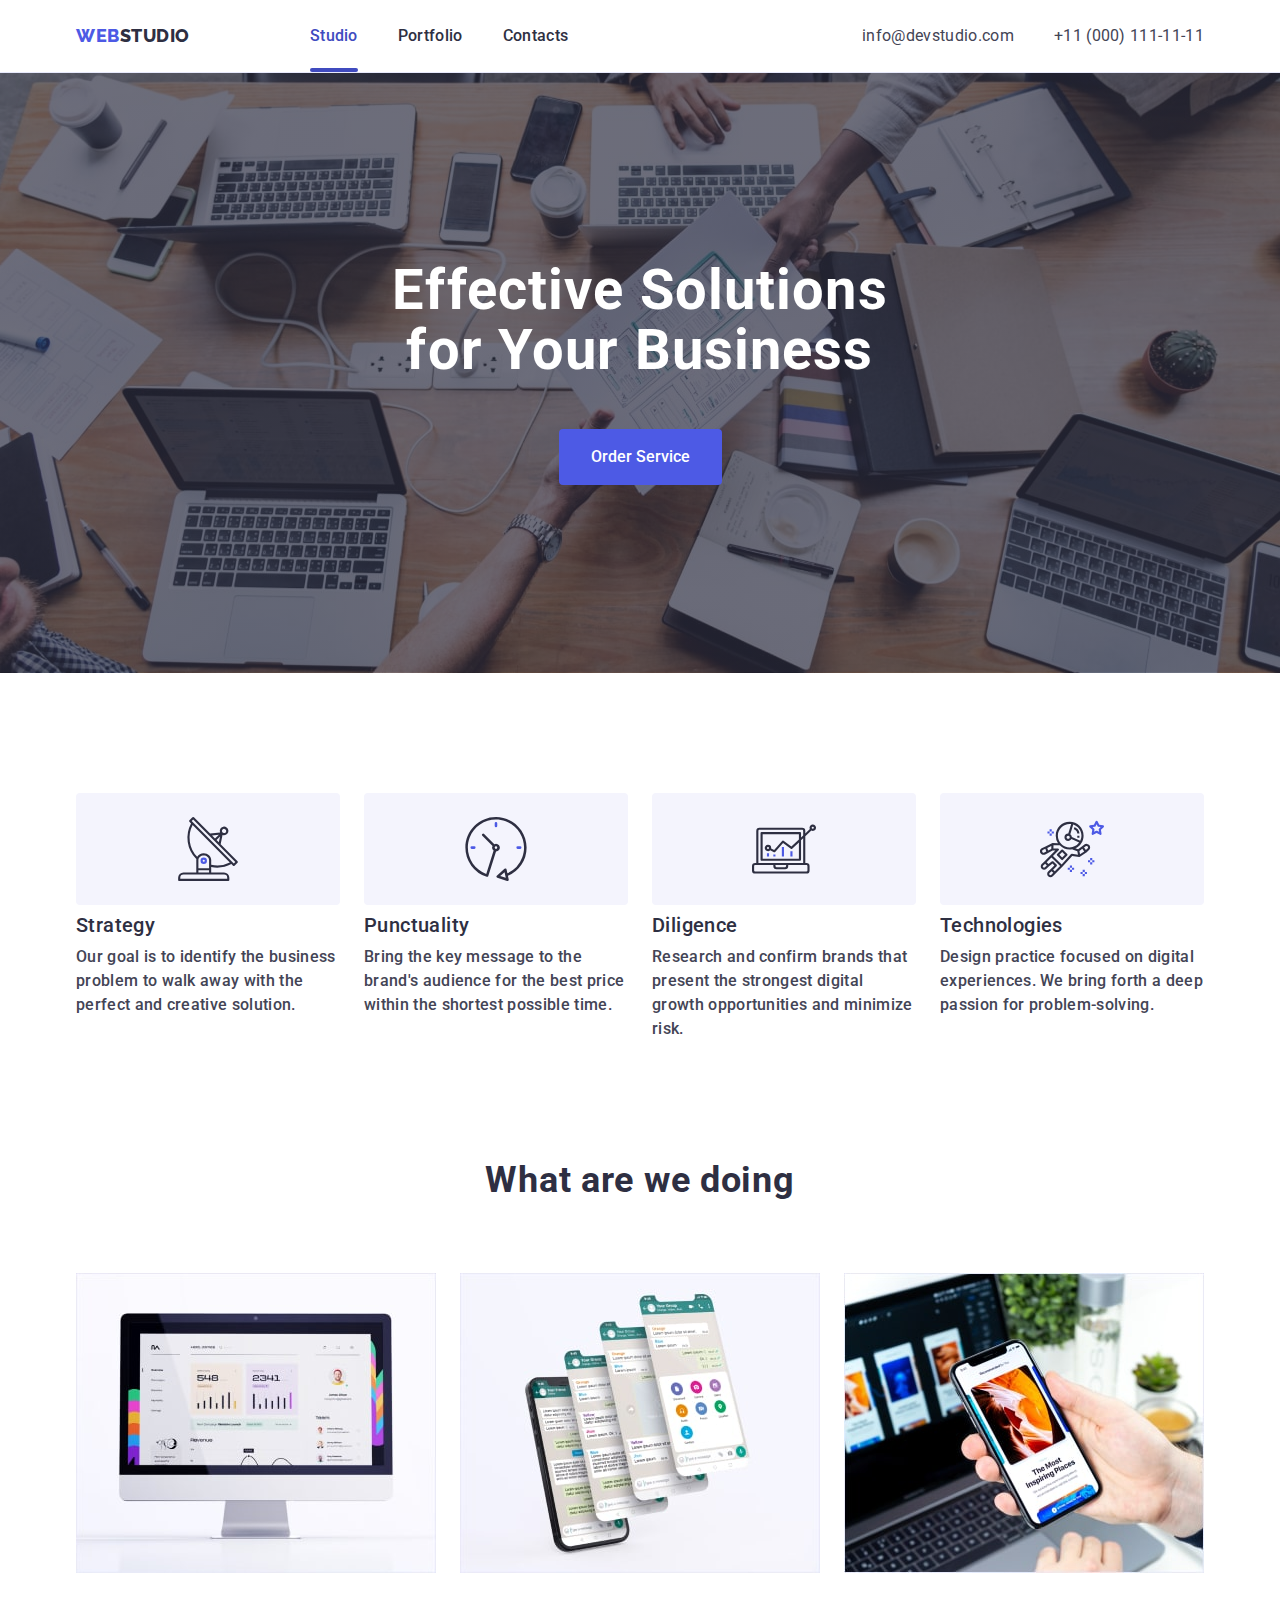
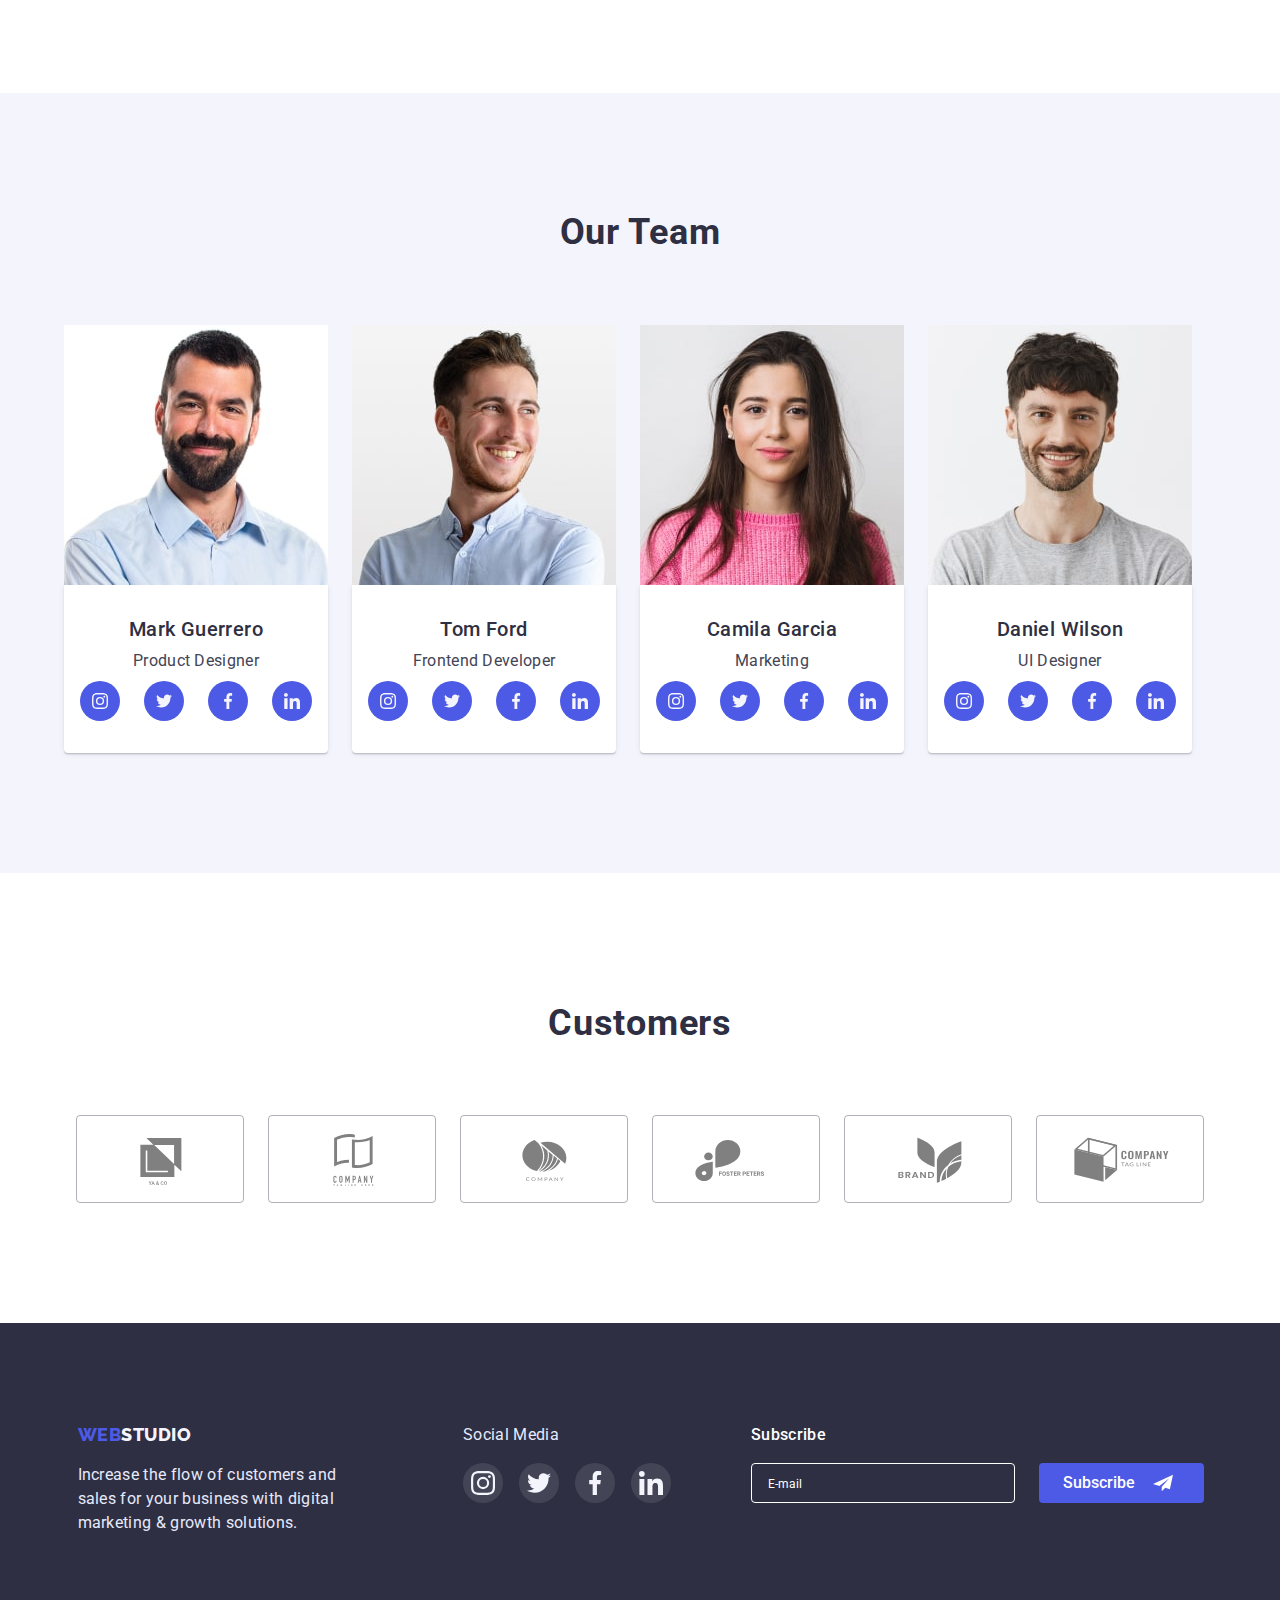
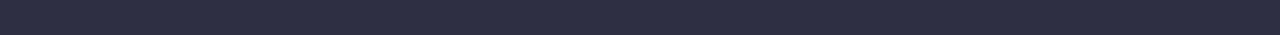
<file: index.html>
<!DOCTYPE html>
<html lang="en">
  <head>
    <meta charset="UTF-8" />
    <meta http-equiv="X-UA-Compatible" content="IE=edge" />
    <meta name="viewport" content="width=device-width, initial-scale=1.0" />
    <link rel="preconnect" href="https://fonts.googleapis.com" />
    <link rel="preconnect" href="https://fonts.gstatic.com" crossorigin />
    <link
      rel="stylesheet"
      href="https://cdnjs.cloudflare.com/ajax/libs/modern-normalize/1.1.0/modern-normalize.css"
      integrity="sha512-Y0MM+V6ymRKN2zStTqzQ227DWhhp4Mzdo6gnlRnuaNCbc+YN/ZH0sBCLTM4M0oSy9c9VKiCvd4Jk44aCLrNS5Q=="
      crossorigin="anonymous"
      referrerpolicy="no-referrer"
    />
    <link
      href="https://fonts.googleapis.com/css2?family=Raleway:wght@800&family=Roboto:wght@400;500;700;900&display=swap"
      rel="stylesheet"
    />
    <link rel="stylesheet" href="css/styles.css" />
    <link rel="stylesheet" href="css/mobile.css" />
    <link rel="stylesheet" href="css/tablet.css" />
    <link rel="stylesheet" href="css/desktop.css" />
    <title>Studio</title>
  </head>

  <body>
    <header class="header">
      <div class="container header-container">
        <nav class="header-nav">
          <a href="./index.html" class="header-link-studio"
            ><span class="header-span">Web</span>Studio</a
          >
          <ul class="header-list">
            <li class="header-list-item">
              <a href="./index.html" class="header-link active">Studio</a>
            </li>
            <li class="header-list-item">
              <a href="portfolio.html" class="header-link">Portfolio</a>
            </li>
            <li class="header-list-item">
              <a href="" class="header-link">Contacts</a>
            </li>
          </ul>
        </nav>
        <address class="adress">
          <ul class="adress-list">
            <li class="adress-list-item">
              <a href="mailto:info@devstudio.com" class="adress-tel"
                >info@devstudio.com</a
              >
            </li>
            <li class="adress-list-item">
              <a href="tel:+110001111111" class="adress-mail"
                >+11 (000) 111-11-11</a
              >
            </li>
          </ul>
        </address>
        <button
          type="button"
          class="menu-toggle menu-btn js-open-menu"
          aria-expanded="false"
          aria-controls="mobile-menu"
        >
          <svg
            width="32"
            height="22"
            fill="currentColor"
            viewBox="0 0 20 20"
            xmlns="http://www.w3.org/2000/svg"
          >
            <path
              fill-rule="evenodd"
              d="M3 5a1 1 0 011-1h12a1 1 0 110 2H4a1 1 0 01-1-1zM3 10a1 1 0 011-1h12a1 1 0 110 2H4a1 1 0 01-1-1zM3 15a1 1 0 011-1h12a1 1 0 110 2H4a1 1 0 01-1-1z"
              clip-rule="evenodd"
            ></path>
          </svg>
        </button>
      </div>
    </header>
    <main>
      <!-- Hero section -->

      <section class="hero-section">
        <div class="hero-container container">
          <h1 class="hero-title">Effective Solutions for Your Business</h1>
          <button type="button" class="hero-btn btn" data-modal-open>
            Order Service
          </button>
        </div>
      </section>

      <!-- section 2 -->

      <section class="section-2">
        <div class="container section-2-container">
          <h2 class="visually-hidden">hidden</h2>
          <ul class="section-2-list">
            <li class="section-2-list-items">
              <div class="container-2-list-icon">
                <svg class="icon-2-item" width="64" height="64">
                  <use href="images/symbol-defs .svg#icon-antenna"></use>
                </svg>
              </div>
              <h3 class="section-2-list-title">Strategy</h3>
              <p class="section-2-list-text">
                Our goal is to identify the business problem to walk away with
                the perfect and creative solution.
              </p>
            </li>
            <li class="section-2-list-items">
              <div class="container-2-list-icon">
                <svg class="icon-2-item" width="64" height="64">
                  <use href="images/symbol-defs .svg#icon-clock"></use>
                </svg>
              </div>
              <h3 class="section-2-list-title">Punctuality</h3>
              <p class="section-2-list-text">
                Bring the key message to the brand's audience for the best price
                within the shortest possible time.
              </p>
            </li>
            <li class="section-2-list-items">
              <div class="container-2-list-icon">
                <svg class="icon-2-item" width="64" height="64">
                  <use href="images/symbol-defs .svg#icon-diagram"></use>
                </svg>
              </div>
              <h3 class="section-2-list-title">Diligence</h3>
              <p class="section-2-list-text">
                Research and confirm brands that present the strongest digital
                growth opportunities and minimize risk.
              </p>
            </li>
            <li class="section-2-list-items">
              <div class="container-2-list-icon">
                <svg class="icon-2-item" width="64" height="64">
                  <use href="images/symbol-defs .svg#icon-astronaut"></use>
                </svg>
              </div>
              <h3 class="section-2-list-title">Technologies</h3>
              <p class="section-2-list-text">
                Design practice focused on digital experiences. We bring forth a
                deep passion for problem-solving.
              </p>
            </li>
          </ul>
        </div>
      </section>
      <!-- section 3 -->
      <section class="section-3">
        <div class="container">
          <h2 class="section-3-title">What are we doing</h2>
          <ul class="section-3-list">
            <li class="section-3-list-object">
              <img
                srcset="./images/computer.jpg 1x, ./images/computer@2x.jpg 2x"
                class="section-3-list-img"
                src="./images/computer.jpg"
                alt="computer"
                height="300"
                width="360"
              />
            </li>
            <li class="section-3-list-object">
              <img
                srcset="./images/screen.jpg 1x, ./images/screen2x.jpg 2x"
                class="section-3-list-img"
                src="./images/screen.jpg"
                alt="phone screen"
                height="300"
                width="360"
              />
            </li>
            <li class="section-3-list-object">
              <img
                srcset="./images/hand.jpg 1x, ./images/hand@2x.jpg 2x"
                class="section-3-list-img"
                src="./images/hand.jpg"
                alt="phone"
                height="300"
                width="360"
              />
            </li>
          </ul>
        </div>
      </section>

      <!-- Our team -->

      <section class="team">
        <div class="container team-container">
          <h2 class="team-title">Our Team</h2>
          <ul class="team-list">
            <li class="team-list-object">
              <img
                srcset="./images/foto.jpg 1x, ./images/foto@2x.jpg 2x"
                class="team-list-img"
                src="./images/foto.jpg"
                alt="Man"
                width="264"
              />
              <div class="team-list-name">
                <h3 class="team-list-subtitle">Mark Guerrero</h3>
                <p class="team-list-description">Product Designer</p>
                <ul class="team-list-icon list">
                  <li class="team-list-icon-item">
                    <a href="" class="team-list-icon-link link">
                      <svg class="icon-item" width="16" height="16">
                        <use
                          href="images/symbol-defs .svg#icon-instagram"
                        ></use>
                      </svg>
                    </a>
                  </li>
                  <li class="team-list-icon-item">
                    <a href="" class="team-list-icon-link link">
                      <svg class="icon-item" width="16" height="16">
                        <use href="images/symbol-defs .svg#icon-twitter"></use>
                      </svg>
                    </a>
                  </li>
                  <li class="team-list-icon-item">
                    <a href="" class="team-list-icon-link link">
                      <svg class="icon-item" width="16" height="16">
                        <use href="images/symbol-defs .svg#icon-facebook"></use>
                      </svg>
                    </a>
                  </li>
                  <li class="team-list-icon-item">
                    <a href="" class="team-list-icon-link link">
                      <svg class="icon-item" width="16" height="16">
                        <use href="images/symbol-defs .svg#icon-linkedin"></use>
                      </svg>
                    </a>
                  </li>
                </ul>
              </div>
            </li>
            <li class="team-list-object">
              <img
                srcset="./images/foto1.jpg 1x, ./images/foto1@2x.jpg 2x"
                class="team-list-img"
                src="./images/foto1.jpg"
                alt="Man"
                width="264"
              />
              <div class="team-list-name">
                <h3 class="team-list-subtitle">Tom Ford</h3>
                <p class="team-list-description">Frontend Developer</p>
                <ul class="team-list-icon list">
                  <li class="team-list-icon-item">
                    <a href="" class="team-list-icon-link link">
                      <svg class="icon-item" width="16" height="16">
                        <use
                          href="images/symbol-defs .svg#icon-instagram"
                        ></use>
                      </svg>
                    </a>
                  </li>
                  <li class="team-list-icon-item">
                    <a href="" class="team-list-icon-link link">
                      <svg class="icon-item" width="16" height="16">
                        <use href="images/symbol-defs .svg#icon-twitter"></use>
                      </svg>
                    </a>
                  </li>
                  <li class="team-list-icon-item">
                    <a href="" class="team-list-icon-link link">
                      <svg class="icon-item" width="16" height="16">
                        <use href="images/symbol-defs .svg#icon-facebook"></use>
                      </svg>
                    </a>
                  </li>
                  <li class="team-list-icon-item">
                    <a href="" class="team-list-icon-link link">
                      <svg class="icon-item" width="16" height="16">
                        <use href="images/symbol-defs .svg#icon-linkedin"></use>
                      </svg>
                    </a>
                  </li>
                </ul>
              </div>
            </li>
            <li class="team-list-object">
              <img
                srcset="./images/foto2.jpg 1x, ./images/foto2@2x.jpg 2x"
                class="team-list-img"
                src="./images/foto2.jpg"
                alt="Women"
                width="264"
              />
              <div class="team-list-name">
                <h3 class="team-list-subtitle">Camila Garcia</h3>
                <p class="team-list-description">Marketing</p>
                <ul class="team-list-icon list">
                  <li class="team-list-icon-item">
                    <a href="" class="team-list-icon-link link">
                      <svg class="icon-item" width="16" height="16">
                        <use
                          href="images/symbol-defs .svg#icon-instagram"
                        ></use>
                      </svg>
                    </a>
                  </li>
                  <li class="team-list-icon-item">
                    <a href="" class="team-list-icon-link link">
                      <svg class="icon-item" width="16" height="16">
                        <use href="images/symbol-defs .svg#icon-twitter"></use>
                      </svg>
                    </a>
                  </li>
                  <li class="team-list-icon-item">
                    <a href="" class="team-list-icon-link link">
                      <svg class="icon-item" width="16" height="16">
                        <use href="images/symbol-defs .svg#icon-facebook"></use>
                      </svg>
                    </a>
                  </li>
                  <li class="team-list-icon-item">
                    <a href="" class="team-list-icon-link link">
                      <svg class="icon-item" width="16" height="16">
                        <use href="images/symbol-defs .svg#icon-linkedin"></use>
                      </svg>
                    </a>
                  </li>
                </ul>
              </div>
            </li>
            <li class="team-list-object">
              <img
                srcset="./images/foto3.jpg 1x, ./images/foto3@2x.jpg 2x"
                class="team-list-img"
                src="./images/foto3.jpg"
                alt="Man"
                width="264"
              />
              <div class="team-list-name">
                <h3 class="team-list-subtitle">Daniel Wilson</h3>
                <p class="team-list-description">UI Designer</p>
                <ul class="team-list-icon list">
                  <li class="team-list-icon-item">
                    <a href="" class="team-list-icon-link link">
                      <svg class="icon-item" width="16" height="16">
                        <use
                          href="images/symbol-defs .svg#icon-instagram"
                        ></use>
                      </svg>
                    </a>
                  </li>
                  <li class="team-list-icon-item">
                    <a href="" class="team-list-icon-link link">
                      <svg class="icon-item" width="16" height="16">
                        <use href="images/symbol-defs .svg#icon-twitter"></use>
                      </svg>
                    </a>
                  </li>
                  <li class="team-list-icon-item">
                    <a href="" class="team-list-icon-link link">
                      <svg class="icon-item" width="16" height="16">
                        <use href="images/symbol-defs .svg#icon-facebook"></use>
                      </svg>
                    </a>
                  </li>
                  <li class="team-list-icon-item">
                    <a href="" class="team-list-icon-link">
                      <svg class="icon-item" width="16" height="16">
                        <use href="images/symbol-defs .svg#icon-linkedin"></use>
                      </svg>
                    </a>
                  </li>
                </ul>
              </div>
            </li>
          </ul>
        </div>
      </section>
      <!-- Customers -->
      <section class="customers">
        <div class="customers-container container">
          <h2 class="customers-title">Customers</h2>
          <ul class="customers-list list">
            <li class="customers-list-object">
              <a href="" class="customers-link link">
                <svg class="customers-icon" height="56" width="104">
                  <use href="images/symbol-defs .svg#icon-yaco"></use>
                </svg>
              </a>
            </li>
            <li class="customers-list-object">
              <a href="" class="customers-link link">
                <svg class="customers-icon" height="56" width="104">
                  <use href="images/symbol-defs .svg#icon-taglinehere"></use>
                </svg>
              </a>
            </li>
            <li class="customers-list-object">
              <a href="" class="customers-link link">
                <svg class="customers-icon" height="56" width="104">
                  <use href="images/symbol-defs .svg#icon-Logo-2"></use>
                </svg>
              </a>
            </li>
            <li class="customers-list-object">
              <a href="" class="customers-link link">
                <svg class="customers-icon" height="56" width="104">
                  <use href="images/symbol-defs .svg#icon-foster"></use>
                </svg>
              </a>
            </li>
            <li class="customers-list-object">
              <a href="" class="customers-link link">
                <svg class="customers-icon" height="56" width="104">
                  <use href="images/symbol-defs .svg#icon-brand "></use>
                </svg>
              </a>
            </li>
            <li class="customers-list-object">
              <a href="" class="customers-link link">
                <svg class="customers-icon" height="56" width="104">
                  <use href="images/symbol-defs .svg#icon-tagline"></use>
                </svg>
              </a>
            </li>
          </ul>
        </div>
      </section>
    </main>

    <footer class="footer">
      <div class="footer-container container">
        <div class="footer-items">
          <a href="./index.html" class="foooter-link"
            ><span class="header-span">Web</span>Studio</a
          >
          <p class="footer-description">
            Increase the flow of customers and sales for your business with
            digital marketing & growth solutions.
          </p>
        </div>

        <div class="footer-social-container">
          <p class="footer-description-title">Social Media</p>
          <ul class="footer-list-icon list">
            <li class="footer-list-icon-item">
              <a href="" class="footer-list-icon-link link">
                <svg class="footer-item" width="24" height="24">
                  <use href="images/symbol-defs .svg#icon-instagram"></use>
                </svg>
              </a>
            </li>
            <li class="footer-list-icon-item">
              <a href="" class="footer-list-icon-link link">
                <svg class="footer-item" width="24" height="24">
                  <use href="images/symbol-defs .svg#icon-twitter"></use>
                </svg>
              </a>
            </li>
            <li class="footer-list-icon-item">
              <a href="" class="footer-list-icon-link link">
                <svg class="footer-item" width="24" height="24">
                  <use href="images/symbol-defs .svg#icon-facebook"></use>
                </svg>
              </a>
            </li>
            <li class="footer-list-icon-item">
              <a href="" class="footer-list-icon-link link">
                <svg class="icon-item" width="24" height="24">
                  <use href="images/symbol-defs .svg#icon-linkedin"></use>
                </svg>
              </a>
            </li>
          </ul>
        </div>
        <div class="footer-subs">
          <p class="subs-text">Subscribe</p>
          <form class="footer-form">
            <div class="footer-form-input">
              <input
                type="email"
                class="footer-form-email"
                name="user-email"
                id="footer-email"
                placeholder="E-mail"
              />
            </div>
            <button type="submit" class="footer-btn btn">
              Subscribe
              <svg class="footer-btn-svg" width="24" height="20">
                <use href="images/symbol-defs .svg#icon-Frame"></use>
              </svg>
            </button>
          </form>
        </div>
      </div>
    </footer>
    <!-- Modal -->
    <div class="backdrop is-hidden" data-modal>
      <div class="modal">
        <p class="modal-title">Leave your contacts and we will call you back</p>
        <button type="button" class="modal-btn-close" data-modal-close>
          <svg class="close" width="8" height="8">
            <use href="images/symbol-def.svg#icon-close"></use>
          </svg>
        </button>
        <form class="modal-form">
          <label for="name" class="form-label"
            ><span class="form-label-name">Name</span>
            <span class="form-label-container">
              <input type="text" id="name" class="form-input" name="fullname" />
              <svg class="form-label-svg" width="18" height="24">
                <use
                  class="form-labbel-icon"
                  href="images/symbol-defs .svg#icon-person"
                ></use>
              </svg>
            </span>
          </label>
          <label for="phone" class="form-label"
            ><span class="form-label-name">Phone</span>
            <span class="form-label-container">
              <input type="tel" id="phone" class="form-input" name="phone" />
              <svg class="form-label-svg" width="18" height="24">
                <use
                  class="form-labbel-icon"
                  href="images/symbol-defs .svg#icon-phone"
                ></use>
              </svg>
            </span>
          </label>
          <label for="email" class="form-label"
            ><span class="form-label-name">Email</span>
            <span class="form-label-container">
              <input type="email" id="email" class="form-input" name="email" />
              <svg class="form-label-svg" width="18" height="24">
                <use
                  class="form-labbel-icon"
                  href="images/symbol-defs .svg#icon-email"
                ></use>
              </svg>
            </span>
          </label>
          <label for="Comment" class="form-label last-label">
            <span class="form-label-name">Comment</span>
            <span class="form-label-container">
              <textarea
                name="Comment"
                id="Comment"
                cols="30"
                rows="8"
                class="form-textarea"
                placeholder="Text input"
              ></textarea>
            </span>
          </label>
          <input
            type="checkbox"
            name="policy"
            class="check visually-hidden"
            id="checkbox-1"
          />
          <label for="checkbox-1" class="checkbox">
            <span class="check-span">
              <svg class="checkbox-svg" width="10" height="8">
                <use href="images/symbol-defs .svg#icon-Vector"></use>
              </svg>
            </span>
            I accept the terms and conditions of the&nbsp;
            <a href="" class="check-policy">Privacy Policy</a>
          </label>

          <button type="submit" class="form-btn btn">Send</button>
        </form>
      </div>
    </div>
    <!-- modal mobile -->
    <div class="menu-container js-menu-container" id="mobile-menu">
      <button class="menu-toggle js-close-menu btn-close">
        <svg class="close">
          <use href="images/symbol-def.svg#icon-close"></use>
        </svg>
      </button>
      <ul class="mobile-menu-list">
        <li class="mobile-menu-item">
          <a href="index.html" class="mobile-menu-link">Studio</a>
        </li>
        <li class="mobile-menu-item">
          <a href="portfolio.html" class="mobile-menu-link">Portfolio</a>
        </li>
        <li class="mobile-menu-item">
          <a href="#" class="mobile-menu-link">Contacts</a>
        </li>
      </ul>

      <ul class="mobile-contacts-list">
        <li class="mobile-contacts-item">
          <a href="tel:+11(000)1111111" class="mobile-contacts-link link accent"
            >+11 (000) 111-11-11</a
          >
        </li>
        <li class="mobile-contacts-item">
          <a href="mailto:info@devstudio.com" class="mobile-contacts-link link"
            >info@devstudio.com</a
          >
        </li>
      </ul>
      <ul class="team-list-icon mobile-social-list">
        <li class="team-list-icon-item">
          <a class="team-list-icon-link" href="#">
            <svg class="icon-item" width="16" height="16">
              <use href="images/symbol-defs .svg#icon-instagram"></use>
            </svg>
          </a>
        </li>
        <li class="team-list-icon-item">
          <a class="team-list-icon-link" href="#">
            <svg class="icon-item" width="16" height="16">
              <use href="images/symbol-defs .svg#icon-twitter"></use>
            </svg>
          </a>
        </li>
        <li class="team-list-icon-item">
          <a class="team-list-icon-link" href="#">
            <svg class="icon-item" width="16" height="16">
              <use href="images/symbol-defs .svg#icon-facebook"></use>
            </svg>
          </a>
        </li>
        <li class="team-list-icon-item">
          <a class="team-list-icon-link" href="#">
            <svg class="icon-item" width="16" height="16">
              <use href="images/symbol-defs .svg#icon-linkedin"></use>
            </svg>
          </a>
        </li>
      </ul>
    </div>
    <script src="modal.js"></script>
    <script src="mobile-menu.js"></script>
  </body>
</html>
</file>
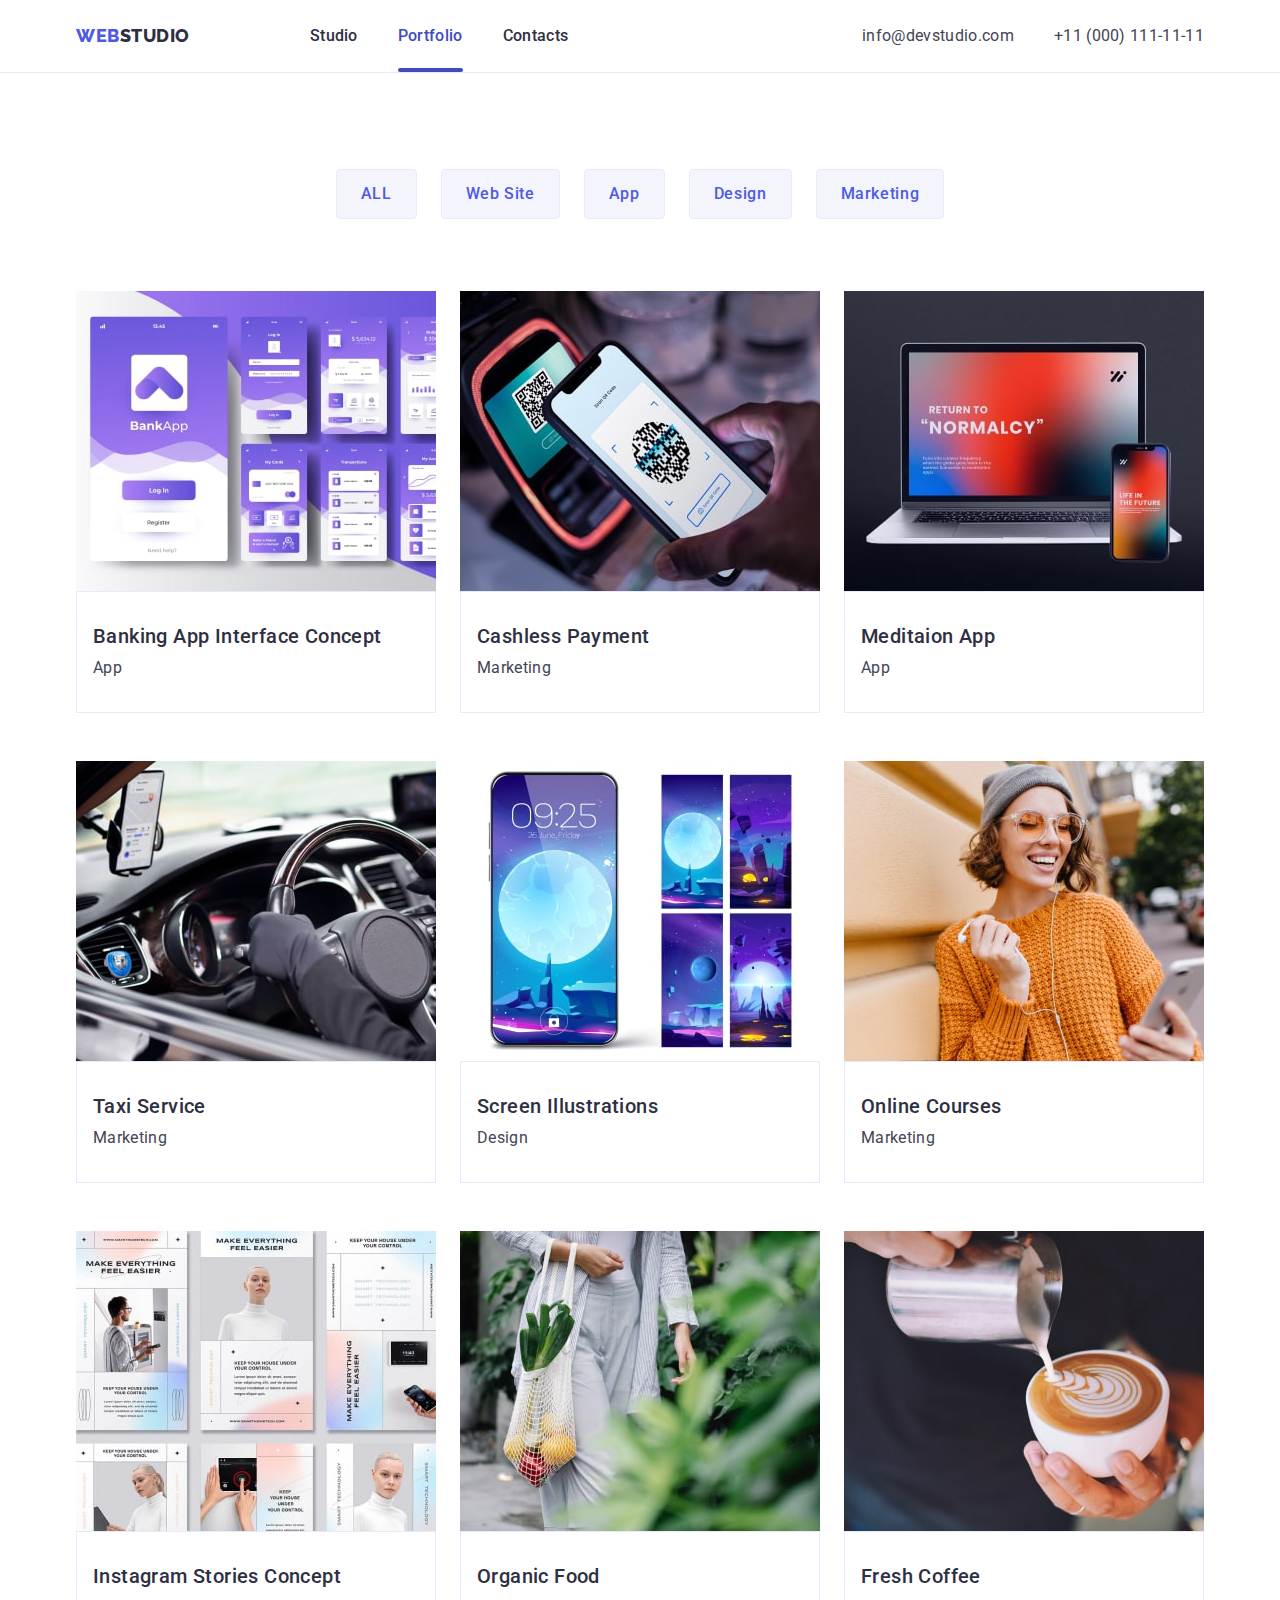
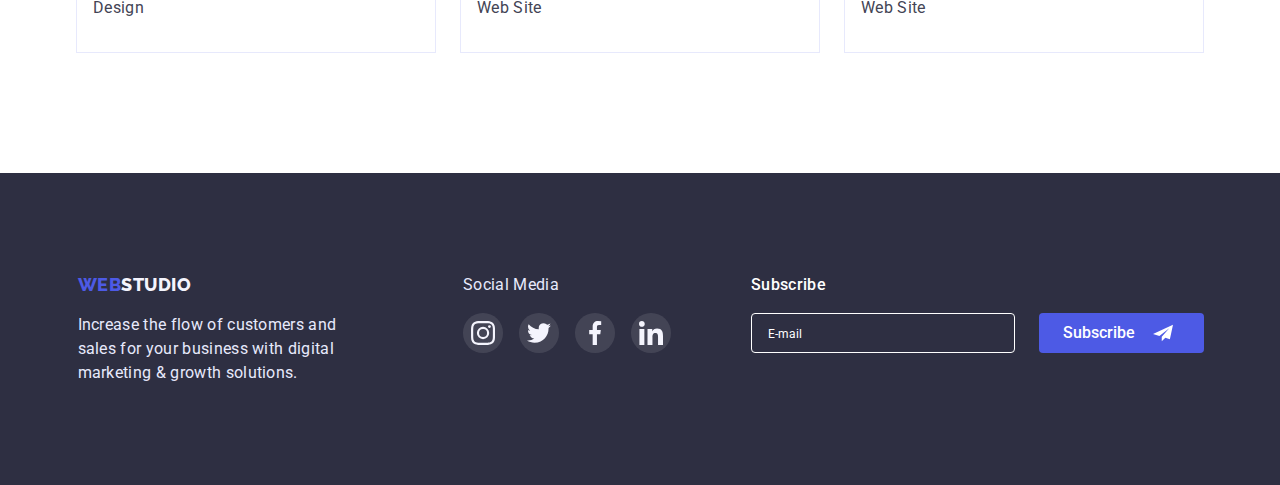
<file: portfolio.html>
<!DOCTYPE html>
<html lang="en">
  <head>
    <meta charset="UTF-8" />
    <meta http-equiv="X-UA-Compatible" content="IE=edge" />
    <meta name="viewport" content="width=device-width, initial-scale=1.0" />

    <link rel="preconnect" href="https://fonts.googleapis.com" />
    <link rel="preconnect" href="https://fonts.gstatic.com" crossorigin />
    <link
      rel="stylesheet"
      href="https://cdnjs.cloudflare.com/ajax/libs/modern-normalize/1.1.0/modern-normalize.css"
      integrity="sha512-Y0MM+V6ymRKN2zStTqzQ227DWhhp4Mzdo6gnlRnuaNCbc+YN/ZH0sBCLTM4M0oSy9c9VKiCvd4Jk44aCLrNS5Q=="
      crossorigin="anonymous"
      referrerpolicy="no-referrer"
    />
    <link
      href="https://fonts.googleapis.com/css2?family=Raleway:wght@800&family=Roboto:wght@400;500;700;900&display=swap"
      rel="stylesheet"
    />
    <link rel="stylesheet" href="css/styles.css" />
    <link rel="stylesheet" href="css/mobile.css" />
    <link rel="stylesheet" href="css/tablet.css" />
    <link rel="stylesheet" href="css/desktop.css" />
    <title>Portfolio</title>
  </head>
  <body>
    <header class="header">
      <div class="container header-container">
        <nav class="header-nav">
          <a href="./index.html" class="header-link-studio"
            ><span class="header-span">Web</span>Studio</a
          >
          <ul class="header-list">
            <li class="header-list-item">
              <a href="./index.html" class="header-link">Studio</a>
            </li>
            <li class="header-list-item">
              <a href="portfolio.html" class="header-link active">Portfolio</a>
            </li>
            <li class="header-list-item">
              <a href="" class="header-link">Contacts</a>
            </li>
          </ul>
        </nav>
        <address class="adress">
          <ul class="adress-list">
            <li class="adress-list-item">
              <a href="mailto:info@devstudio.com" class="adress-tel"
                >info@devstudio.com</a
              >
            </li>
            <li class="adress-list-item">
              <a href="tel:+110001111111" class="adress-mail"
                >+11 (000) 111-11-11</a
              >
            </li>
          </ul>
        </address>
      </div>
    </header>
    <main>
      <!-- hero section portfolio -->
      <section class="hero-portfolio">
        <div class="container portfolio-container">
          <h1 class="visually-hidden">Portfolio title</h1>
          <ul class="hero-portfolio-list">
            <li class="hero-portfolio-item">
              <button type="button" class="hero-portfolio-btn">ALL</button>
            </li>
            <li class="hero-portfolio-item">
              <button type="button" class="hero-portfolio-btn">Web Site</button>
            </li>
            <li class="hero-portfolio-item">
              <button type="button" class="hero-portfolio-btn">App</button>
            </li>
            <li class="hero-portfolio-item">
              <button type="button" class="hero-portfolio-btn">Design</button>
            </li>
            <li class="hero-portfolio-item">
              <button type="button" class="hero-portfolio-btn">
                Marketing
              </button>
            </li>
          </ul>
          <ul class="portfolio-list">
            <li class="portfolio-list-objects">
              <a href="" class="portfolio-list-item">
                <div class="overlay-container">
                  <img
                    class="portfolio-list-img"
                    src="images/bank.jpg"
                    alt="bank app"
                    width="360"
                    height="300"
                  />
                  <p class="overlay">
                    14 Stylish and User-Friendly App Design Concepts · Task
                    Manager App · Calorie Tracker App · Exotic Fruit Ecommerce
                    App Cloud Storage App
                  </p>
                </div>
                <div class="portfolio-list-description">
                  <h2 class="portfolio-list-title">
                    Banking App Interface Concept
                  </h2>
                  <p class="portfolio-list-text">App</p>
                </div></a
              >
            </li>
            <li class="portfolio-list-objects">
              <a href="" class="portfolio-list-item">
                <div class="overlay-container">
                  <img
                    class="portfolio-list-img"
                    src="images/tel.jpg"
                    alt="tel APP"
                    width="360"
                    height="300"
                  />
                  <p class="overlay">
                    14 Stylish and User-Friendly App Design Concepts · Task
                    Manager App · Calorie Tracker App · Exotic Fruit Ecommerce
                    App Cloud Storage App
                  </p>
                </div>
                <div class="portfolio-list-description">
                  <h2 class="portfolio-list-title">Cashless Payment</h2>
                  <p class="portfolio-list-text">Marketing</p>
                </div></a
              >
            </li>
            <li class="portfolio-list-objects">
              <a href="" class="portfolio-list-item">
                <div class="overlay-container">
                  <img
                    class="portfolio-list-img"
                    src="images/comp.jpg"
                    alt="app on computer"
                    width="360"
                    height="300"
                  />
                  <p class="overlay">
                    14 Stylish and User-Friendly App Design Concepts · Task
                    Manager App · Calorie Tracker App · Exotic Fruit Ecommerce
                    App Cloud Storage App
                  </p>
                </div>
                <div class="portfolio-list-description">
                  <h2 class="portfolio-list-title">Meditaion App</h2>
                  <p class="portfolio-list-text">App</p>
                </div></a
              >
            </li>
            <li class="portfolio-list-objects">
              <a href="" class="portfolio-list-item">
                <div class="overlay-container">
                  <img
                    class="portfolio-list-img"
                    src="images/car.jpg"
                    alt="taxi"
                    width="360"
                    height="300"
                  />
                  <p class="overlay">
                    14 Stylish and User-Friendly App Design Concepts · Task
                    Manager App · Calorie Tracker App · Exotic Fruit Ecommerce
                    App Cloud Storage App
                  </p>
                </div>
                <div class="portfolio-list-description">
                  <h2 class="portfolio-list-title">Taxi Service</h2>
                  <p class="portfolio-list-text">Marketing</p>
                </div></a
              >
            </li>
            <li class="portfolio-list-objects">
              <a href="" class="portfolio-list-item">
                <div class="overlay-container">
                  <img
                    class="portfolio-list-img"
                    src="images/moon.jpg"
                    alt="design moon"
                    width="360"
                    height="300"
                  />
                  <p class="overlay">
                    14 Stylish and User-Friendly App Design Concepts · Task
                    Manager App · Calorie Tracker App · Exotic Fruit Ecommerce
                    App Cloud Storage App
                  </p>
                </div>
                <div class="portfolio-list-description">
                  <h2 class="portfolio-list-title">Screen Illustrations</h2>
                  <p class="portfolio-list-text">Design</p>
                </div></a
              >
            </li>
            <li class="portfolio-list-objects">
              <a href="" class="portfolio-list-item">
                <div class="overlay-container">
                  <img
                    class="portfolio-list-img"
                    src="images/girl.jpg"
                    alt="foto girl"
                    width="360"
                    height="300"
                  />
                  <p class="overlay">
                    14 Stylish and User-Friendly App Design Concepts · Task
                    Manager App · Calorie Tracker App · Exotic Fruit Ecommerce
                    App Cloud Storage App
                  </p>
                </div>
                <div class="portfolio-list-description">
                  <h2 class="portfolio-list-title">Online Courses</h2>
                  <p class="portfolio-list-text">Marketing</p>
                </div></a
              >
            </li>
            <li class="portfolio-list-objects">
              <a href="" class="portfolio-list-item"
                ><div class="overlay-container">
                  <img
                    class="portfolio-list-img"
                    src="images/insta.jpg"
                    alt="instagram Stories"
                    width="360"
                    height="300"
                  />
                  <p class="overlay">
                    14 Stylish and User-Friendly App Design Concepts · Task
                    Manager App · Calorie Tracker App · Exotic Fruit Ecommerce
                    App Cloud Storage App
                  </p>
                </div>
                <div class="portfolio-list-description">
                  <h2 class="portfolio-list-title">
                    Instagram Stories Concept
                  </h2>
                  <p class="portfolio-list-text">Design</p>
                </div></a
              >
            </li>
            <li class="portfolio-list-objects">
              <a href="" class="portfolio-list-item"
                ><div class="overlay-container">
                  <img
                    class="portfolio-list-img"
                    src="images/fruit.jpg"
                    alt="fruit"
                    width="360"
                    height="300"
                  />
                  <p class="overlay">
                    14 Stylish and User-Friendly App Design Concepts · Task
                    Manager App · Calorie Tracker App · Exotic Fruit Ecommerce
                    App Cloud Storage App
                  </p>
                </div>
                <div class="portfolio-list-description">
                  <h2 class="portfolio-list-title">Organic Food</h2>
                  <p class="portfolio-list-text">Web Site</p>
                </div></a
              >
            </li>
            <li class="portfolio-list-objects">
              <a href="" class="portfolio-list-item"
                ><div class="overlay-container">
                  <img
                    class="portfolio-list-img"
                    src="images/coffe.jpg"
                    alt="foto coffe"
                    width="360"
                    height="300"
                  />
                  <p class="overlay">
                    14 Stylish and User-Friendly App Design Concepts · Task
                    Manager App · Calorie Tracker App · Exotic Fruit Ecommerce
                    App Cloud Storage App
                  </p>
                </div>
                <div class="portfolio-list-description">
                  <h2 class="portfolio-list-title">Fresh Coffee</h2>
                  <p class="portfolio-list-text">Web Site</p>
                </div></a
              >
            </li>
          </ul>
        </div>
      </section>
    </main>
    <footer class="footer">
      <div class="container footer-container">
        <div class="footer-items">
          <a href="./index.html" class="foooter-link"
            ><span class="header-span">Web</span>Studio</a
          >
          <p class="footer-description">
            Increase the flow of customers and sales for your business with
            digital marketing & growth solutions.
          </p>
        </div>

        <div class="footer-social-container">
          <p class="footer-description-title">Social Media</p>
          <ul class="footer-list-icon list">
            <li class="footer-list-icon-item">
              <a href="" class="footer-list-icon-link link">
                <svg class="footer-item" width="24" height="24">
                  <use href="images/symbol-defs .svg#icon-instagram"></use>
                </svg>
              </a>
            </li>
            <li class="footer-list-icon-item">
              <a href="" class="footer-list-icon-link link">
                <svg class="footer-item" width="24" height="24">
                  <use href="images/symbol-defs .svg#icon-twitter"></use>
                </svg>
              </a>
            </li>
            <li class="footer-list-icon-item">
              <a href="" class="footer-list-icon-link link">
                <svg class="footer-item" width="24" height="24">
                  <use href="images/symbol-defs .svg#icon-facebook"></use>
                </svg>
              </a>
            </li>
            <li class="footer-list-icon-item">
              <a href="" class="footer-list-icon-link link">
                <svg class="icon-item" width="24" height="24">
                  <use href="images/symbol-defs .svg#icon-linkedin"></use>
                </svg>
              </a>
            </li>
          </ul>
        </div>
        <div class="footer-subs">
          <p class="subs-text">Subscribe</p>
          <form class="footer-form">
            <div class="footer-form-input">
              <input
                type="email"
                class="footer-form-email"
                name="user-email"
                id="footer-email"
                placeholder="E-mail"
              />
            </div>
            <button type="submit" class="footer-btn btn">
              Subscribe
              <svg class="footer-btn-svg" width="24" height="20">
                <use href="images/symbol-defs .svg#icon-Frame"></use>
              </svg>
            </button>
          </form>
        </div>
      </div>
    </footer>
  </body>
</html>
</file>
<file: css/styles.css>
body {
  font-family: "Roboto", sans-serif;
  background-color: var(--secondary-title-color);
  color: var(--main-title-color);
}
:root {
  --label-name-color: #8e8f99;
  --main-title-color: #2e2f42;
  --secondary-title-color: #ffffff;
  --main-button-color: #4d5ae5;
  --secondary-link-color: #434455;
  --main-underline-color: #404bbf;
  --main-background-btn-color: rgba(64, 75, 191, 1);
  --main-background-color: #f4f4fd;
  --main-boxshadow-color: rgba(0, 0, 0, 0.15);
  --secondary-background-btn-color: #e7e9fc;
  --main-box-shadow: 0px 1px 6px rgba(46, 47, 66, 0.08),
    0px 1px 1px rgba(46, 47, 66, 0.16), 0px 2px 1px rgba(46, 47, 66, 0.08);
  --main-footer-color: rgba(49, 208, 170, 1);
  --trantsition-duraction-color: color 250ms cubic-bezier(0.4, 0, 0.2, 1);
  --trantsition-duraction-background: color 250ms cubic-bezier(0.4, 0, 0.2, 1),
    background 250ms cubic-bezier(0.4, 0, 0.2, 1);
  --trantsition-duraction-shadow: box-shadow 250ms cubic-bezier(0.4, 0, 0.2, 1);
  --timing: cubic-bezier(0.4, 0, 0.2, 1);
  --navy-blue: #2e2f42;
}
h1,
h2,
h3,
h4,
h5,
h6,
p {
  margin: 0;
}

ul {
  margin: 0;
  padding: 0;
}

.container {
  margin: 0 auto;
  width: 100%;
  padding-left: 15px;
  padding-right: 15px;
}

.header-link:focus,
.header-link:hover {
  color: var(--main-button-color);
}
.adress-mail:focus,
.adress-mail:hover {
  color: var(--main-button-color);
}
.btn {
  font-weight: 500;
  font-size: 16px;
  line-height: 1.5;
  cursor: pointer;
}

li {
  list-style-type: none;
}
.adress-tel:hover,
.adress-tel:focus {
  color: var(--main-button-color);
}

a {
  text-decoration: none;
}
/* header */

.header {
  border-bottom: 1px solid var(--secondary-background-btn-color);
  padding: 24px 0;
}

.header-span {
  font-family: "Raleway";
  font-weight: 800;
  font-size: 18px;
  line-height: 1.33;
  letter-spacing: 0.03em;
  text-transform: uppercase;
  color: var(--main-button-color);
}
.header-nav {
  display: flex;
  align-items: center;
}
.header-link-studio {
  font-family: "Raleway";
  font-weight: 800;
  font-size: 18px;
  line-height: 1.33;
  letter-spacing: 0.03em;
  text-transform: uppercase;
  color: var(--main-title-color);
}
.header-list {
  display: none;
}
.header-link {
  font-weight: 500;
  font-size: 16px;
  line-height: 1.5;
  letter-spacing: 0.02em;
  color: var(--main-title-color);
  cursor: pointer;
  position: relative;
  padding-bottom: 27px;
  transition: var(--trantsition-duraction-color);
}
.header-link.active {
  color: var(--main-underline-color);
}
.header-link.active::after {
  content: "";
  bottom: 0;
  left: 0;
  width: 100%;
  height: 4px;
  background-color: var(--main-underline-color);
  display: block;
  border-radius: 2px;
  position: absolute;
}
.header-list-item {
  margin-right: 40px;
}
.header-list-item:last-child {
  margin-right: 0px;
}

.header-container {
  display: flex;
  align-items: center;
}
.adress {
  display: none;
}
.adress-list {
  display: flex;
}
.adress-list-item {
  margin-right: 40px;
}
.adress-list-item:last-child {
  margin-right: 0px;
}
.adress-tel {
  width: 151px;
  height: 24px;
  font-size: 16px;
  line-height: 1.5;
  letter-spacing: 0.02em;
  color: var(--secondary-link-color);
  transition: var(--trantsition-duraction-color);
}
.adress-mail {
  width: 153px;
  height: 24px;
  font-size: 16px;
  line-height: 1.5;
  letter-spacing: 0.02em;
  color: var(--secondary-link-color);
  transition: var(--trantsition-duraction-color);
}

/* hero */

.hero-section {
  margin: auto;
  padding: 112px 0;
  text-align: center;
  background-image: linear-gradient(
      rgba(46, 47, 66, 0.7),
      rgba(46, 47, 66, 0.7)
    ),
    url(../images/mobile.jpg);
  background-repeat: no-repeat;
  background-position: center;
  background-size: cover;
}
.hero-title {
  margin-bottom: 48px;
  font-weight: 700;
  font-size: 36px;
  line-height: 1.11;
  text-align: center;
  letter-spacing: 0.02em;
  color: var(--secondary-title-color);
}
.hero-btn {
  display: flex;
  padding: 16px 32px;
  background: var(--main-button-color);
  color: var(--secondary-title-color);
  margin: 0 auto;
  border-radius: 4px;
  border: none;
  transition: var(--trantsition-duraction-background);
}
@media (min-device-pixel-ratio: 2),
  (-webkit-min-device-pixel-ratio: 2),
  (min-resolution: 192dpi),
  (min-resolution: 2dppx) {
  .hero-section {
    background-image: linear-gradient(
        rgba(46, 47, 66, 0.7),
        rgba(46, 47, 66, 0.7)
      ),
      url(../images/mobile2x.jpg);
  }
}
.hero-container {
  margin: auto;
  text-align: center;
}
.hero-btn:focus,
.hero-btn:hover {
  background-color: var(--main-background-btn-color);
}
.visually-hidden {
  position: absolute;
  width: 1px;
  height: 1px;
  margin: -1px;
  border: 0;
  padding: 0;

  white-space: nowrap;
  clip-path: inset(100%);
  clip: rect(0 0 0 0);
  overflow: hidden;
}

/* section2 */

.section-2 {
  padding: 96px 0;
}
.section-2-container {
}
.section-2-list {
  display: flex;
  flex-direction: column;
  align-items: center;
}
.section-2-list-items {
  margin-bottom: 72px;
}
.section-2-list-items:last-child {
  margin-bottom: 0;
}
.section-2-list-title {
  text-align: center;
  margin-bottom: 8px;
  font-weight: 700;
  font-size: 36px;
  line-height: 1.1;
  letter-spacing: 0.02em;
  color: var(--main-title-color);
}
.section-2-list-text {
  font-weight: 500;
  font-size: 16px;
  line-height: 24px;
  letter-spacing: 0.02em;
  color: var(--secondary-link-color);
}
.container-2-list-icon {
  display: none;
}

/* section3 */

.section-3 {
  padding-bottom: 120px;
  display: none;
}
.section-3-title {
  margin-bottom: 72px;
  text-align: center;
  font-weight: 700;
  font-size: 36px;
  line-height: 1.11;
  letter-spacing: 0.02em;
  color: var(--main-title-color);
}
.section-3-list {
  display: flex;
  gap: 24px;
}
.section-3-list-img {
  display: block;
  height: auto;
  max-width: 100%;
}

/* Our team */

.team {
  background-color: var(--main-background-color);
  padding: 96px 0;
}
.team-title {
  text-align: center;
  margin-bottom: 72px;
  font-weight: 700;
  font-size: 36px;
  line-height: 1.11;
  letter-spacing: 0.02em;
  text-transform: capitalize;
  color: var(--main-title-color);
}
.team-list {
}
.team-list-object {
  display: block;
  max-width: 264px;
  margin-left: auto;
  margin-right: auto;
  margin-bottom: 72px;
  width: 100%;
}
.team-list-object:last-child{
  margin-bottom: 0;
}
.team-list-subtitle {
  margin-bottom: 8px;
  text-align: center;
  font-weight: 500;
  font-size: 20px;
  line-height: 1.2;
  letter-spacing: 0.02em;
  color: var(--main-title-color);
}
.team-list-description {
  font-size: 16px;
  line-height: 1.5;
  text-align: center;
  letter-spacing: 0.02em;
  color: var(--secondary-link-color);
}
.team-list-name {
  background: var(--secondary-title-color);
  box-shadow: var(--main-box-shadow);
  border-radius: 0px 0px 4px 4px;
  padding: 32px 16px;
}
.team-list-img {
  display: block;
  height: auto;
  max-width: 100%;
}

.team-list-icon {
  margin-top: 8px;
  display: flex;
  gap: 24px;
  justify-content: center;
  align-items: center;
}

.team-list-icon-item {
  width: 40px;
  height: 40px;
}
.team-list-icon-link {
  display: flex;
  justify-content: center;
  align-items: center;
  width: 100%;
  height: 100%;
  border-radius: 50%;
  background: var(--main-button-color);
  transition: var(--trantsition-duraction-background);
}
.team-list-icon-link:is(:hover, :focus) {
  background-color: var(--main-underline-color);
}
.icon-item {
  fill: rgba(244, 244, 253, 1);
}
/* Customers */

.customers {
  padding-top: 96px;
  padding-bottom: 96px;
}
.customers-container {
}
.container {
}
.customers-title {
  margin-bottom: 72px;
  font-weight: 700;
  font-size: 36px;
  line-height: 40px;
  text-align: center;
  letter-spacing: 0.02em;
  text-transform: capitalize;
  color: var(--main-title-color);
}
.customers-list {
  display: flex;
  flex-direction: row;
  flex-wrap: wrap;
  justify-content: center;
  align-items: center;
  column-gap: 16px;
  row-gap: 72px;
}

.customers-link {
  width: 168px;
  height: 88px;
  display: flex;
  border: 1px solid #afb1b8;
  border-radius: 4px;
  justify-content: center;
  align-items: center;
  transition: var(--trantsition-duraction-background);
}
.customers-link:is(:hover, :focus) {
  color: var(--main-underline-color);
  border: 1px solid var(--main-underline-color);
}
a {
  color: grey;
}
.customers-icon {
  fill: currentColor;
}

/* footer */

.footer {
  background-color: var(--main-title-color);
  padding-top: 96px;
  padding-bottom: 96px;
}
.footer-container {
  display: block;
  text-align: center;
}
.foooter-link {
  font-family: "Raleway";
  font-weight: 800;
  font-size: 18px;
  line-height: 1.33;
  letter-spacing: 0.03em;
  text-transform: uppercase;
  color: var(--main-background-color);
}
.footer-description {
  margin-top: 16px;
  font-size: 16px;
  line-height: 1.5;
  letter-spacing: 0.02em;
  color: var(--secondary-background-btn-color);
}
.footer-description-title {
  margin-bottom: 16px;
  font-size: 16px;
  line-height: 1.5;
  letter-spacing: 0.02em;
  color: var(--secondary-background-btn-color);
}
.footer-list-icon {
  display: flex;
  flex-direction: row;
  align-items: flex-start;
  padding: 0px;
  gap: 16px;
  margin-top: 16px;
  margin-bottom: 16px;
}

.footer-list-icon-item {
  height: 40px;
  width: 40px;
}
.footer-items {
  display: block;
  width: 264px;
  text-align: center;
  margin-left: auto;
  margin-right: auto;
}
.footer-list-icon-link {
  background: linear-gradient(
    rgba(255, 255, 255, 0.1),
    rgba(255, 255, 255, 0.1)
  );
  display: flex;
  justify-content: center;
  align-items: center;
  width: 100%;
  height: 100%;
  border-radius: 50%;
  transition: var(--trantsition-duraction-background);
}

.footer-item {
  fill: var(--main-background-color);
}
.footer-social-container {
  width: 208px;
  margin-left: auto;
  margin-right: auto;
  margin-top: 72px;
  margin-bottom: 72px;
}
.footer-list-icon-link:is(:focus, :hover) {
  background-color: var(--main-footer-color);
}
/* Portfolio */
.hero-portfolio {
  padding-top: 96px;
  padding-bottom: 120px;
}
.portfolio-container {
  display: block;
}
.hero-portfolio-list {
  display: flex;
  gap: 24px;
  justify-content: center;
  margin-bottom: 72px;
  font-weight: 500;
  font-size: 16px;
  line-height: 1.5;
  letter-spacing: 0.04em;
  color: var(--main-button-color);
  cursor: pointer;
}
.hero-portfolio-item {
}
.hero-portfolio-btn {
  padding: 12px 24px;
  flex-direction: row;
  justify-content: center;
  align-items: center;
  border: 1px solid #e7e9fc;
  border-radius: 4px;
  flex: none;
  order: 2;
  flex-grow: 0;
  font-weight: 500;
  font-size: 16px;
  line-height: 1.5;
  letter-spacing: 0.04em;
  color: var(--main-button-color);
  background-color: var(--main-background-color);
  cursor: pointer;
  transition: var(--trantsition-duraction-background),
    var(--trantsition-duraction-color), var(--trantsition-duraction-shadow);
}
.hero-portfolio-btn-all {
  font-weight: 500;
  font-size: 16px;
  line-height: 1.5;
  letter-spacing: 0.04em;
  color: var(--secondary-title-color);
  background: var(--main-button-color);
  cursor: pointer;
  transition: var(--trantsition-duraction-background);
}
.portfolio {
  display: flex;
  gap: 24px;
}
.portfolio-list {
  display: flex;
  flex-wrap: wrap;
  row-gap: 48px;
  column-gap: 24px;
}

.portfolio-list-objects {
  width: calc((100% - 48px) / 3);
}
.portfolio-list-title {
  margin-bottom: 8px;
  font-weight: 500;
  font-size: 20px;
  line-height: 1.2;
  letter-spacing: 0.02em;
  color: var(--main-title-color);
  margin: 0 auto;
}
.portfolio-list-item {
  display: block;
  transition: var(--trantsition-duraction-shadow);
}
.portfolio-list-item:is(:hover, :focus) {
  box-shadow: var(--main-box-shadow);
}

.overlay-container {
  position: relative;
  overflow: hidden;
}
.overlay {
  content: "";
  background-color: var(--main-button-color);
  position: absolute;
  top: 0;
  left: 0;
  width: 100%;
  height: 100%;
  padding: 40px 32px;
  font-size: 16px;
  line-height: 1.5;
  letter-spacing: 0.02em;
  color: var(--main-background-color);
  transform: translateY(100%);
  transition-property: transform;
  transition-duration: 250ms;
  transition-timing-function: cubic-bezier(0.4, 0, 0.2, 1);
}
.portfolio-list-objects:hover .overlay {
  transform: translateY(0);
}
.portfolio-list-text {
  margin-top: 8px;
  font-size: 16px;
  line-height: 1.5;
  letter-spacing: 0.02em;
  color: var(--secondary-link-color);
}
.portfolio-list-img {
  display: block;
  max-width: 100%;
  height: auto;
}
.portfolio-list-description {
  border: 1px solid #e7e9fc;
  background-blend-mode: soft-light, normal;
  mix-blend-mode: normal;
  padding: 32px 16px;
}
.hero-portfolio-btn:focus,
.hero-portfolio-btn:hover {
  color: var(--main-background-color);
  background-color: var(--main-button-color);
  box-shadow: 0px 3px 1px rgba(0, 0, 0, 0.1), 0px 2px 1px rgba(0, 0, 0, 0.08),
    0px 2px 2px rgba(0, 0, 0, 0.12);
  border-color: transparent;
}
.backdrop {
  position: fixed;
  top: 0;
  left: 0;
  width: 100%;
  height: 100%;
  background: rgba(46, 47, 66, 0.4);
  opacity: 1;
  visibility: visible;
  transition: opacity 250ms var(--timing), visibility 250ms var(--timing);
}
.backdrop.is-hidden {
  opacity: 0;
  visibility: hidden;
  pointer-events: none;
}
.modal {
  position: fixed;
  padding: 72px 24px 24px 24px;
  width: 100%;
  min-height: 584px;
  top: 50%;
  left: 0;
  transform: translateY(-50%);
  background: var(--main-background-color);
  box-shadow: 0px 1px 1px rgba(0, 0, 0, 0.14), 0px 1px 3px rgba(0, 0, 0, 0.12),
    0px 2px 1px rgba(0, 0, 0, 0.2);
  border-radius: 4px;
  transition: transform 250ms var(--timing);
}
.modal-btn-close {
  position: absolute;
  top: 24px;
  right: 24px;
  padding: 0;
  width: 24px;
  height: 24px;
  cursor: pointer;
  background: var(--secondary-background-btn-color);
  border: 1px solid rgba(0, 0, 0, 0.1);
  border-radius: 50%;
  transition: var(--trantsition-duraction-background),
    var(--trantsition-duraction-color);
}
.close {
  width: 8px;
  height: 8px;
  position: absolute;
  top: 50%;
  transform: translate(-50%, -50%);
  fill: currentColor;
}
.modal-btn-close:focus,
.modal-btn-close:hover {
  color: var(--main-background-color);
  background-color: var(--main-button-color);
}
.modal-title {
  margin-bottom: 16px;
  text-align: center;
  font-weight: 500;
  font-size: 16px;
  line-height: 1.5;
  color: var(--main-title-color);
}

.form-input {
  padding-left: 38px;
  border: 1px solid var(--label-name-color);
  border-radius: 4px;
  height: 40px;
  width: 100%;
  transition: border 250ms var(--timing);
}

.form-label {
  margin-bottom: 8px;
  display: block;
}
.form-label-container {
  position: relative;
  display: block;
  transition: color 250ms var(--timing);
}
.form-label-name {
  display: block;
  margin-bottom: 4px;
  font-size: 12px;
  line-height: 1.16;
  letter-spacing: 0.04em;
  color: var(--label-name-color);
}

.last-label {
  margin-bottom: 0px;
}
.form-label-svg {
  display: block;
  position: absolute;
  top: 8px;
  left: 16px;
  fill: var(--main-title-color);
  transition: fill 250ms var(--timing);
}
.form-input:focus {
  border-color: var(--main-button-color);
  outline: none;
}
.form-input:focus + .form-label-svg {
  fill: var(--main-button-color);
}
.form-input:hover {
  border-color: var(--main-button-color);
  outline: none;
}
.form-input:hover + .form-label-svg {
  fill: var(--main-button-color);
}
.form-btn {
  display: flex;
  justify-content: center;
  align-items: center;
  padding: 16px 32px;
  background: var(--main-button-color);
  color: #ffffff;
  box-shadow: 0px 4px 4px rgba(0, 0, 0, 0.15);
  border-radius: 4px;
  margin: 0 auto;
  width: 169px;
  height: 56px;
  border: none;
  font-weight: 500;
  font-size: 16px;
  line-height: 1.5;
  margin-top: 24px;
  transition: var(--trantsition-duraction-background),
    var(--trantsition-duraction-shadow);
}
.form-btn:hover {
  background-color: var(--main-underline-color);
}
.form-btn:focus {
  background-color: var(--main-underline-color);
}
.form-textarea {
  padding-left: 16px;
  padding-top: 8px;
  width: 100%;
  font-size: 12px;
  line-height: 1.16;
  letter-spacing: 0.04em;
  color: rgba(46, 47, 66, 0.4);
  border: 1px solid var(--label-name-color);
  border-radius: 4px;
  transition: border 250ms var(--timing);
  resize: none;
}

.form-textarea:focus {
  border-color: var(--main-button-color);
  outline: none;
}

.form-textarea:hover {
  border-color: var(--main-button-color);
  outline: none;
}

.checkbox {
  margin-top: 16px;
  font-size: 12px;
  line-height: 1.16;
  letter-spacing: 0.04em;
  color: var(--label-name-color);
  display: flex;
  align-items: center;
}

.checkbox span {
  display: flex;
  width: 16px;
  height: 16px;
  border-radius: 2px;
  border: 1px solid var(--main-title-color);
  margin-right: 8px;
  align-items: center;
  justify-content: center;
  fill: transparent;
  transition: background 250ms var(--timing), fill 250ms var(--timing);
}
.check:checked + .checkbox span {
  fill: var(--main-background-color);
  background-color: var(--main-button-color);
}
.check-policy {
  text-decoration: underline;
  color: var(--main-button-color);
}

.footer-btn {
  padding: 8px 24px;
  display: flex;
  border-radius: 4px;
  min-width: 165px;
  margin-left: auto;
  margin-right: auto;
  margin-top: 16px;
  background: var(--main-button-color);
  font-weight: 500;
  font-size: 16px;
  line-height: 1.5;
  color: var(--secondary-title-color);
  border: none;
  transition: var(--trantsition-duraction-background);
}
.footer-btn:hover {
  background-color: var(--main-underline-color);
}
.footer-btn:focus {
  background-color: var(--main-underline-color);
}
.subs-text {
  display: block;
  text-align: center;
  font-family: "Roboto";
  font-weight: 500;
  font-size: 16px;
  line-height: 1.5;
  font-weight: 500;
  letter-spacing: 0.02em;
  color: var(--secondary-title-color);
}
.footer-subs {
}
.footer-form {
  margin-top: 16px;
}
.footer-form-input {
  width: 100%;
}
.footer-form-email {
  padding: 16px;
  width: 100%;
  height: 40px;
  border: 1px solid;
  border-radius: 4px;
  color: var(--secondary-title-color);
  background-color: transparent;
}
.footer-form-email::placeholder {
  font-weight: 400;
  font-size: 12px;
  line-height: 1.5;
  color: var(--secondary-title-color);
}
.footer-btn-svg {
  margin-left: 16px;
}
</file>
<file: css/mobile.css>
:root {
  --label-name-color: #8e8f99;
  --main-title-color: #2e2f42;
  --secondary-title-color: #ffffff;
  --main-button-color: #4d5ae5;
  --secondary-link-color: #434455;
  --main-underline-color: #404bbf;
  --main-background-btn-color: rgba(64, 75, 191, 1);
  --main-background-color: #f4f4fd;
  --main-boxshadow-color: rgba(0, 0, 0, 0.15);
  --secondary-background-btn-color: #e7e9fc;
  --main-box-shadow: 0px 1px 6px rgba(46, 47, 66, 0.08),
    0px 1px 1px rgba(46, 47, 66, 0.16), 0px 2px 1px rgba(46, 47, 66, 0.08);
  --main-footer-color: rgba(49, 208, 170, 1);
  --trantsition-duraction-color: color 250ms cubic-bezier(0.4, 0, 0.2, 1);
  --trantsition-duraction-background: color 250ms cubic-bezier(0.4, 0, 0.2, 1),
    background 250ms cubic-bezier(0.4, 0, 0.2, 1);
  --trantsition-duraction-shadow: box-shadow 250ms cubic-bezier(0.4, 0, 0.2, 1);
  --timing: cubic-bezier(0.4, 0, 0.2, 1);
}
@media screen and (min-width: 480px) {
  .container {
    width: 480px;
    margin-left: auto;
    margin-right: auto;
  }
  .modal {
    width: 408px;
    top: 50%;
    left: 50%;
    transform: translate(-50%, -50%) scale(1);
}
}
.mobile-menu-open {
  width: 32px;
  height: 32px;
  border: none;
  padding: 0;
  background-color: transparent;
}

.mobile-menu-open-icon {
  width: 100%;
  height: 100%;
  padding: 0;
}
.mobile-menu {
  position: fixed;
  z-index: 101;
  padding: 80px 35px 40px 40px;
  top: 0;
  left: 0;
  width: 100%;
  height: 100%;
  opacity: 0;
  visibility: hidden;
  pointer-events: none;
  background-color: var(--main-background-color);
  transition: opacity 250ms cubic-bezier(0.4, 0, 0.2, 1),
    visibility 250ms cubic-bezier(0.4, 0, 0.2, 1);
  overflow: auto;
  display: flex;
  flex-direction: column;
}

.modal-mobile {
  padding-left: 40px;
  padding-top: 80px;
}

.modal-button {
  position: absolute;
  background-color: transparent;
  padding: 0;
  border-radius: 50%;
  top: 24px;
  right: 24px;
  width: 24px;
  height: 24px;
  background: var(--main-background-color);
  border: 1px solid rgba(0, 0, 0, 0.1);
  display: flex;
  justify-content: center;
  align-items: center;
  cursor: pointer;
  transition: color 250ms cubic-bezier(0.4, 0, 0.2, 1),
    fill 250ms cubic-bezier(0.4, 0, 0.2, 1),
    border-radius 250ms cubic-bezier(0.4, 0, 0.2, 1);
}

.modal-icon-close {
  width: 8px;
  height: 8px;
}

.backdrop-mobile.is-hidden {
  opacity: 0;
  pointer-events: none;
  visibility: hidden;
}

.link {
  text-decoration: none;
}

.menu-container {
  position: fixed;
  top: 0;
  left: 0;
  display: block;
  width: 100%;
  height: 100%;
  padding: 40px;
  padding-top: 80px;
  background-color: var(--secondary-title-color);
  transform: translateX(100%);
  transition: transform 250ms var(--timing);
  display: flex;
  flex-direction: column;
}

.menu-container.is-open {
  transform: translateX(0);
}
.menu-toggle {
  right: 40px;
  top: 40px;
}

.menu-btn {
  position: absolute;
  top: 24px;
  right: 24px;
  padding: 0;
  background-color: transparent;
  cursor: pointer;
  border: none;
  outline: none;
}

.mobile-menu-list {
  padding: 0;
  margin: 0;
  list-style: none;
}

.mobile-menu-link {
  text-decoration: none;
  font-weight: 700;
  font-size: 36px;
  line-height: 1.11;
  letter-spacing: 0.02em;
  color: var(--main-title-color);
  transition: var(--trantsition-duraction-color);
}

.mobile-menu-item:nth-child(n + 2),
.mobile-contacts-item:nth-child(n + 2) {
  margin-top: 40px;
}

.mobile-contacts-list {
  padding: 0;
  list-style: none;
  margin-top: auto;
}

.mobile-contacts-link {
  text-decoration: none;
  font-size: 20px;
  line-height: 1.2;
  letter-spacing: 0.02em;
  color: var(--main-button-color);
  transition: var(--trantsition-duraction-color);
}

.accent {
  font-size: 24px;
  line-height: 1.11;
  text-transform: capitalize;
  color: var(--main-button-color);
}

.mobile-menu-link:hover,
.mobile-menu-link:focus {
  color: var(--main-underline-color);
}
.mobile-contacts-link:hover,
.mobile-contacts-link:focus {
  color: var(--main-underline-color);
}

.mobile-social-list {
  width: 100%;
  display: flex;
  align-items: flex-end;
  margin-top: 48px;
  gap: calc((100% - 160px) / 3);
}
.btn-close {
  position: absolute;
  top: 24px;
  right: 24px;
  padding: 0;
  width: 24px;
  height: 24px;
  cursor: pointer;
  background: var(--secondary-background-btn-color);
  border: 1px solid rgba(0, 0, 0, 0.1);
  border-radius: 50%;
  transition: var(--trantsition-duraction-background),
    var(--trantsition-duraction-color);
}
.close {
  width: 8px;
  height: 8px;
  position: absolute;
  top: 50%;
  transform: translate(-50%, -50%);
  fill: currentColor;
}

.btn-close:focus,
.btn-close:hover {
  color: var(--main-background-color);
  background-color: var(--main-button-color);
}
</file>
<file: css/tablet.css>
@media screen and (min-width: 768px) {
  .container {
    width: 768px;
    margin: 0 auto;
  }
  .header {
    padding-bottom: 16px;
    padding-top: 16px;
  }
  .header-list {
    list-style: none;
    display: flex;
    padding-left: 0;
    margin-left: 120px;
    gap: 40px;
  }
  .header-list-item {
    margin-right: 0;
  }
  .adress {
    display: flex;
    margin-left: auto;
  }
  .adress-list {
    display: flex;
    justify-content: flex-end;
    flex-wrap: wrap;
    flex-direction: column;
    list-style: none;
    gap: 12px;
    padding-left: 0;
    padding-right: 0;
  }
  .adress-tel {
    font-family: "Roboto";
    font-style: normal;
    line-height: 1.17;
    font-size: 12px;
  }
  .adress-mail {
    font-family: "Roboto";
    font-style: normal;
    line-height: 1.17;
    font-size: 12px;
  }
  .menu-toggle {
    display: none;
  }
  .adress-list-item {
    margin-right: 0;
  }
  .header-link {
    padding-bottom: 34px;
  }
  .hero-title {
    margin-left: auto;
    margin-right: auto;
    width: 496px;
    font-size: 56px;
    line-height: 1.07;
  }
  .hero-section {
    max-width: 100%;
    margin: auto;
    padding: 112px 0;
    text-align: center;
    background-image: linear-gradient(
        rgba(46, 47, 66, 0.7),
        rgba(46, 47, 66, 0.7)
      ),
      url(../images/tablet.jpg);
    background-repeat: no-repeat;
    background-position: center;
    background-size: cover;
  }
  .section-2-list {
    display: flex;
    flex-direction: row;
    flex-wrap: wrap;
    justify-content: space-between;
    row-gap: 72px;
  }
  .section-2-list-items {
    margin: 0;
    width: calc((100% - 30px) / 2);
    gap: 24px;
  }
  .team-list {
    display: flex;
    flex-direction: row;
    flex-wrap: wrap;
    justify-content: center;
    column-gap: 24px;
    row-gap: 64px;
  }
  .team-list-object {
    margin: 0;
  }
  .customers-container {
    width: 568px;
  }
  .customers-list {
    text-decoration: none;
    padding: 0;
    margin: 0;
  }
  .customers-list-object {
    width: 168px;
    height: 88px;
  }
  .customers-link {
  }
}
@media screen and (min-device-pixel-ratio: 2) and (min-width: 768px),
  screen and (-webkit-min-device-pixel-ratio: 2) and (min-width: 768px),
  screen and (min-resolution: 192dpi) and (min-width: 768px),
  screen and (min-resolution: 2dppx) and (min-width: 768px) {
  .hero-section {
    background-image: linear-gradient(
        rgba(46, 47, 66, 0.7),
        rgba(46, 47, 66, 0.7)
      ),
      url(../images/tablet2x.jpg);
  }
  .footer-container {
    width: 568px;
    display: flex;
    flex-wrap: wrap;
    text-align: left;
  }
  .footer-items {
    display: block;
    width: 264px;
    text-align: left;
    margin-top: 0;
    margin-left: 0px;
  }
  .footer-form {
    display: flex;
    align-items: center;
  }
  .footer-form-email {
    width: 264px;
  }
  .footer-btn {
    margin-top: 0;
    margin-left: 24px;
  }
  .footer-form-input {
    width: 264px;
  }
  .subs-text {
    text-align: left;
  }
  .footer-social-container {
    margin-top: 0;
    margin-left: 24px;
    margin-right: 0;
  }
  .footer-items {
    margin-right: 0;
  }
  .footer-list-icon {
    margin-bottom: 0;
    margin-top: 0;
  }
}
</file>
<file: css/desktop.css>
@media screen and (min-width: 1200px) {
  .container {
    width: 1158px;
  }
  .header {
    padding: 24px 0;
  }
  .adress-list {
    display: flex;
    flex-wrap: nowrap;
    flex-direction: row;
  }
  .header-link {
    padding-bottom: 27px;
  }
  .adress-list {
    gap: 40px;
  }
  .adress {
  }
  .adress-tel {
    font-size: 16px;
  }
  .adress-mail {
    font-size: 16px;
  }
  .hero-section {
    max-width: 1440px;
    margin: 0;
    padding: 188px 0;
    background-image: linear-gradient(
        rgba(46, 47, 66, 0.7),
        rgba(46, 47, 66, 0.7)
      ),
      url(../images/office.jpg);
  }
  .hero-title {
    font-size: 56px;
    line-height: 1.07;
  }
  .hero-container {
    max-width: 600px;
  }

  .section-2 {
    padding: 120px 0;
  }
  .section-2-list {
    display: flex;
    flex-wrap: nowrap;
    align-items: baseline;
  }
  .section-2-list-items {
    margin-right: 24px;
  }
  .section-2-list-items:last-child {
    margin-right: 0;
  }
  .section-2-list-title {
    margin: 0 auto;
    display: block;
    text-align: left;
    margin-bottom: 8px;
    font-weight: 500;
    font-size: 20px;
    line-height: 1.2;
    letter-spacing: 0.02em;
    color: var(--main-title-color);
  }
  .section-2-list-text {
    font-size: 16px;
    line-height: 24px;
    letter-spacing: 0.02em;
    color: var(--secondary-link-color);
  }
  .container-2-list-icon {
    margin-bottom: 8px;
    border-radius: 4px;
    display: flex;
    height: 112px;
    width: 100%;
    background: var(--main-background-color);
    justify-content: center;
    text-align: center;
  }
  .icon-2-item {
    height: auto;
  }
  .team-list-object {
    width: calc((100% - 72px) / 4);
  }

  .section-3 {
    padding-bottom: 120px;
    display: block;
  }
  .team {
    padding: 120px 0;
  }
  .team-title {
    text-align: center;
    margin-bottom: 72px;
    font-weight: 700;
    font-size: 36px;
    line-height: 1.11;
    letter-spacing: 0.02em;
    text-transform: capitalize;
    color: var(--main-title-color);
  }
  .team-list {
    display: flex;
    gap: 24px;
    flex-wrap: nowrap;
  }
  .team-list-object {
    width: 100%;
  }
  .team-list-object:last-child {
    margin-right: 24px;
  }
  .team-list-subtitle {
    margin-bottom: 8px;
    text-align: center;
    font-weight: 500;
    font-size: 20px;
    line-height: 1.2;
    letter-spacing: 0.02em;
    color: var(--main-title-color);
  }
  .team-list-description {
    font-size: 16px;
    line-height: 1.5;
    text-align: center;
    letter-spacing: 0.02em;
    color: var(--secondary-link-color);
  }
  .team-list-name {
    background: var(--secondary-title-color);
    box-shadow: var(--main-box-shadow);
    border-radius: 0px 0px 4px 4px;
    padding: 32px 16px;
  }
  .team-list-img {
    display: block;
    height: auto;
    max-width: 100%;
  }

  .team-list-icon {
    margin-top: 8px;
    display: flex;
    gap: 24px;
    justify-content: center;
    align-items: center;
  }

  .team-list-icon-item {
    width: 40px;
    height: 40px;
  }
  .team-list-icon-link {
    display: flex;
    justify-content: center;
    align-items: center;
    width: 100%;
    height: 100%;
    border-radius: 50%;
    background: var(--main-button-color);
    transition: var(--trantsition-duraction-background);
  }
  .team-list-icon-link:is(:hover, :focus) {
    background-color: var(--main-underline-color);
  }
  .icon-item {
    fill: rgba(244, 244, 253, 1);
  }
  .customers {
    padding-top: 130px;
    padding-bottom: 120px;
  }
  .customers-container {
  }
  .customers-list {
    padding-right: 0;
    padding-left: 0;
    display: flex;
    justify-content: center;
    align-items: center;
    gap: 24px;
  }
  .customers-list-object {
  }
  .customers-link {
    width: 168px;
    height: 88px;
  }
  .footer {
    background-color: var(--main-title-color);
    padding-top: 100px;
    padding-bottom: 100px;
  }
  .footer-container {
    display: flex;
    text-align: left;
  }
  .foooter-link {
    font-family: "Raleway";
    font-weight: 800;
    font-size: 18px;
    line-height: 1.33;
    letter-spacing: 0.03em;
    text-transform: uppercase;
    color: var(--main-background-color);
  }
  .footer-description {
    margin-top: 16px;
    width: 264px;
    font-size: 16px;
    line-height: 1.5;
    letter-spacing: 0.02em;
    color: var(--secondary-background-btn-color);
  }

  .footer-description-title {
    margin-bottom: 16px;
    font-size: 16px;
    line-height: 1.5;
    letter-spacing: 0.02em;
    color: var(--secondary-background-btn-color);
  }
  .footer-list-icon {
    display: flex;
    gap: 16px;
  }

  .footer-list-icon-item {
    height: 40px;
    width: 40px;
  }
  .footer-list-icon-link {
    background: linear-gradient(
      rgba(255, 255, 255, 0.1),
      rgba(255, 255, 255, 0.1)
    );
    display: flex;
    justify-content: center;
    align-items: center;
    width: 100%;
    height: 100%;
    border-radius: 50%;
    transition: var(--trantsition-duraction-background);
  }

  .footer-item {
    fill: var(--main-background-color);
  }
  .footer-items {
    text-align: left;
  }
  .footer-social-container {
    margin-left: 120px;
    margin-top: 0;
    margin-bottom: 0;
    margin-right: 0;
  }
  .footer-list-icon-link:is(:focus, :hover) {
    background-color: var(--main-footer-color);
  }

  .footer-btn {
    display: flex;
    flex-direction: row;
    align-items: center;
    margin-left: 24px;
    text-align: center;
    border-radius: 4px;
    padding: 8px 24px;
    background: var(--main-button-color);
    font-weight: 500;
    font-size: 16px;
    line-height: 1.5;
    color: var(--secondary-title-color);
    border: none;
    transition: var(--trantsition-duraction-background);
    margin-top: 0;
  }
  .footer-btn:hover {
    background-color: var(--main-underline-color);
  }
  .footer-btn:focus {
    background-color: var(--main-underline-color);
  }
  .subs-text {
    font-weight: 500;
    font-size: 16px;
    line-height: 1.5;
    letter-spacing: 0.02em;
    color: var(--secondary-title-color);
    margin-bottom: 16px;
  }
  .footer-subs {
    margin-left: 80px;
  }
  .footer-form {
    display: flex;
  }
  .footer-form-input {
  }
  .footer-form-email {
    padding: 8px 16px;
    width: 264px;
    height: 40px;
    border: 1px solid;
    border-radius: 4px;
    color: var(--secondary-title-color);
    background-color: transparent;
  }
  .footer-form-email::placeholder {
    font-weight: 400;
    font-size: 12px;
    line-height: 1.5;
    color: var(--secondary-title-color);
  }
  .footer-btn-svg {
    margin-left: 16px;
  }

  .footer-btn:hover {
    background-color: var(--main-underline-color);
  }
  .footer-btn:focus {
    background-color: var(--main-underline-color);
  }
  .subs-text {
    font-weight: 500;
    font-size: 16px;
    line-height: 1.5;
    letter-spacing: 0.02em;
    color: var(--secondary-title-color);
    margin-bottom: 16px;
    text-align: left;
    margin-bottom: 0;
  }
  .footer-subs {
    margin-left: 80px;
  }
  .footer-form {
    display: flex;
  }
  .footer-form-input {
  }
  .footer-form-email {
    padding: 8px 16px;
    width: 264px;
    height: 40px;
    border: 1px solid;
    border-radius: 4px;
    color: var(--secondary-title-color);
    background-color: transparent;
  }
  .footer-form-email::placeholder {
    font-weight: 400;
    font-size: 12px;
    line-height: 1.5;
    color: var(--secondary-title-color);
  }
  .footer-btn-svg {
    margin-left: 16px;
  }
}
</file>
